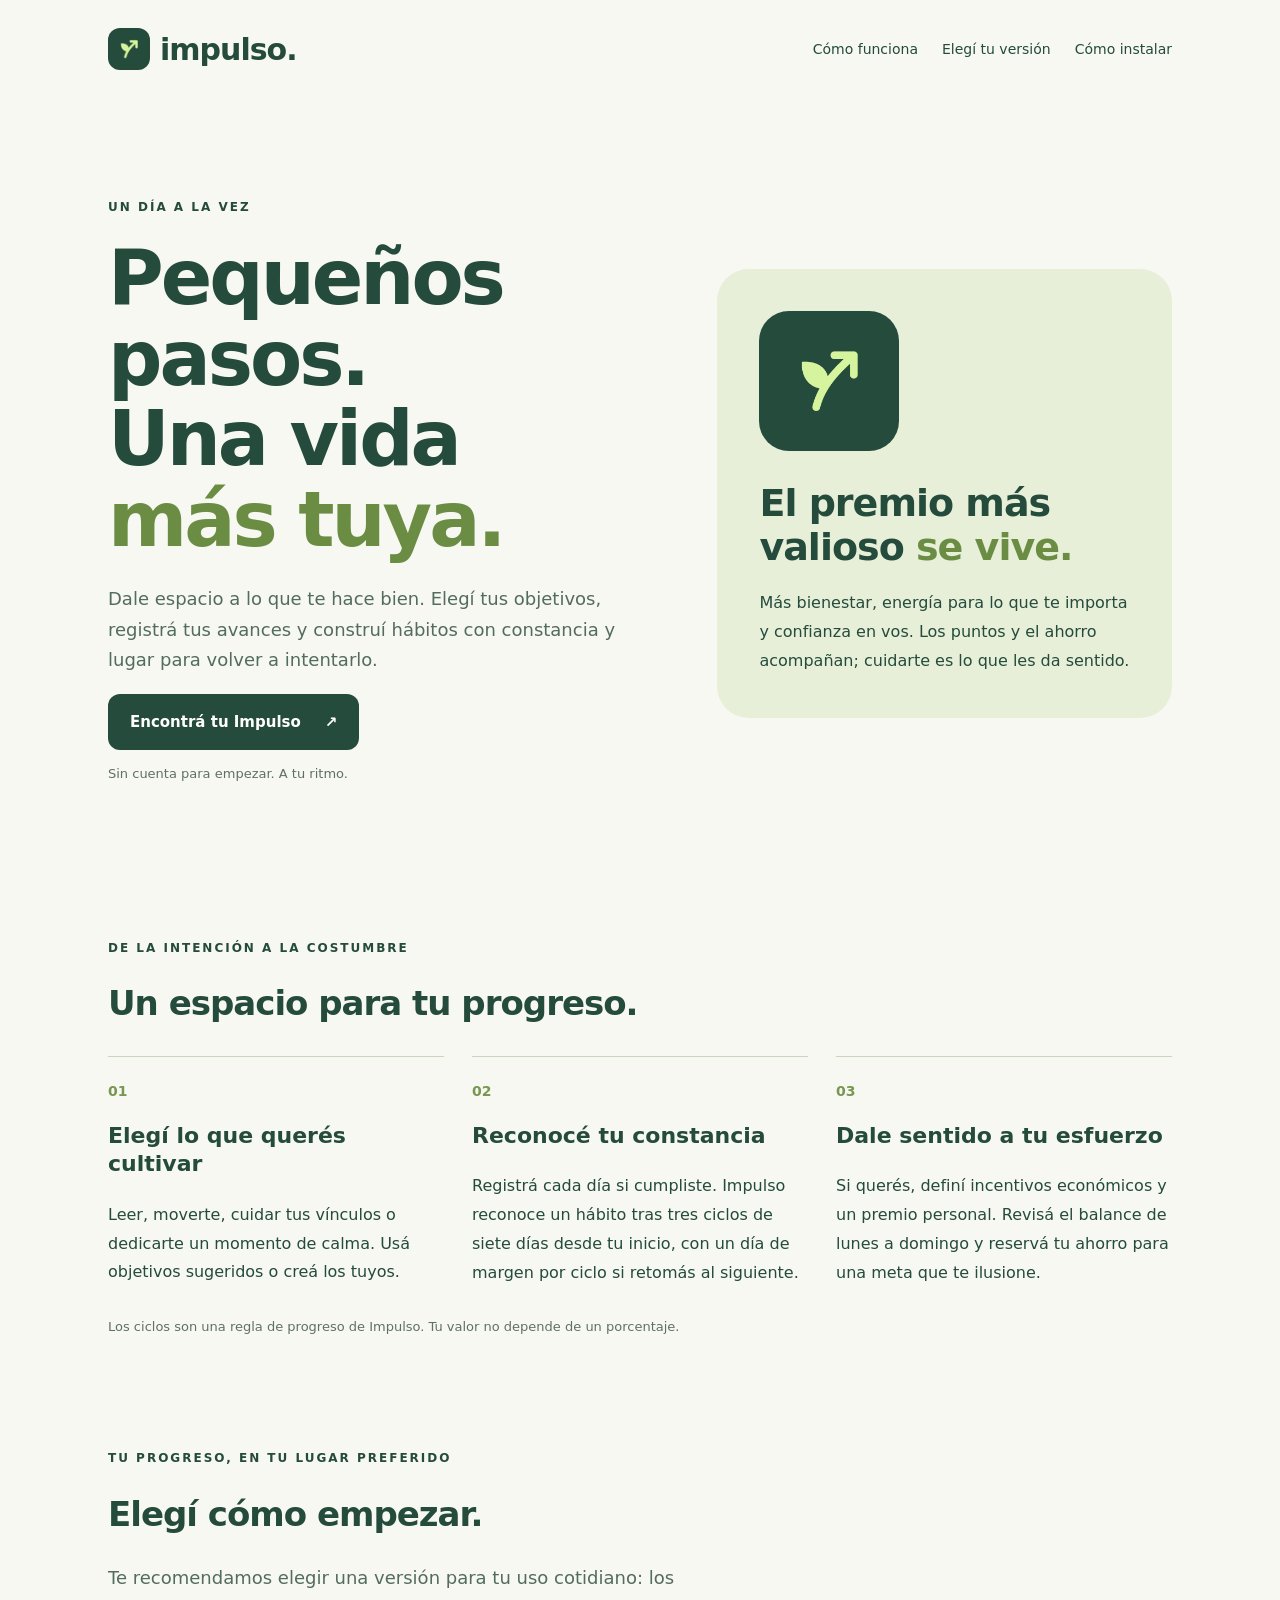
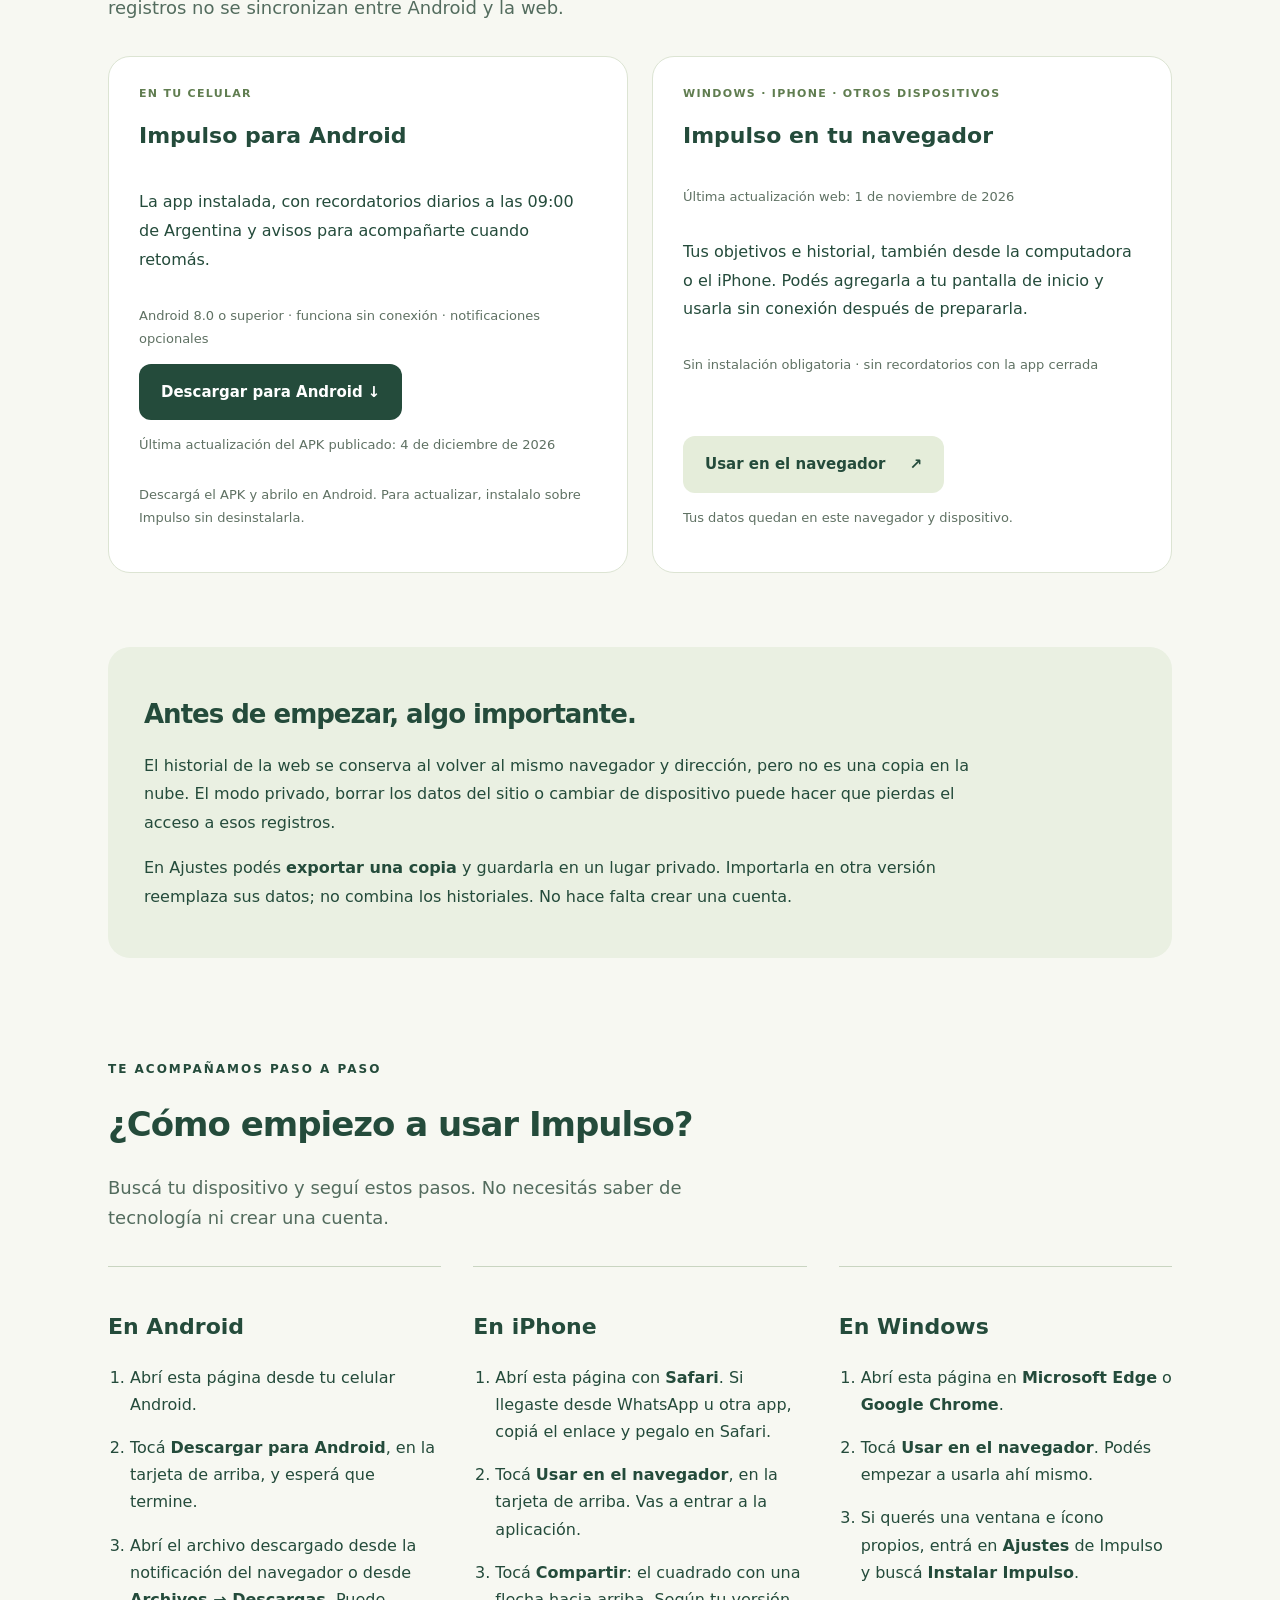
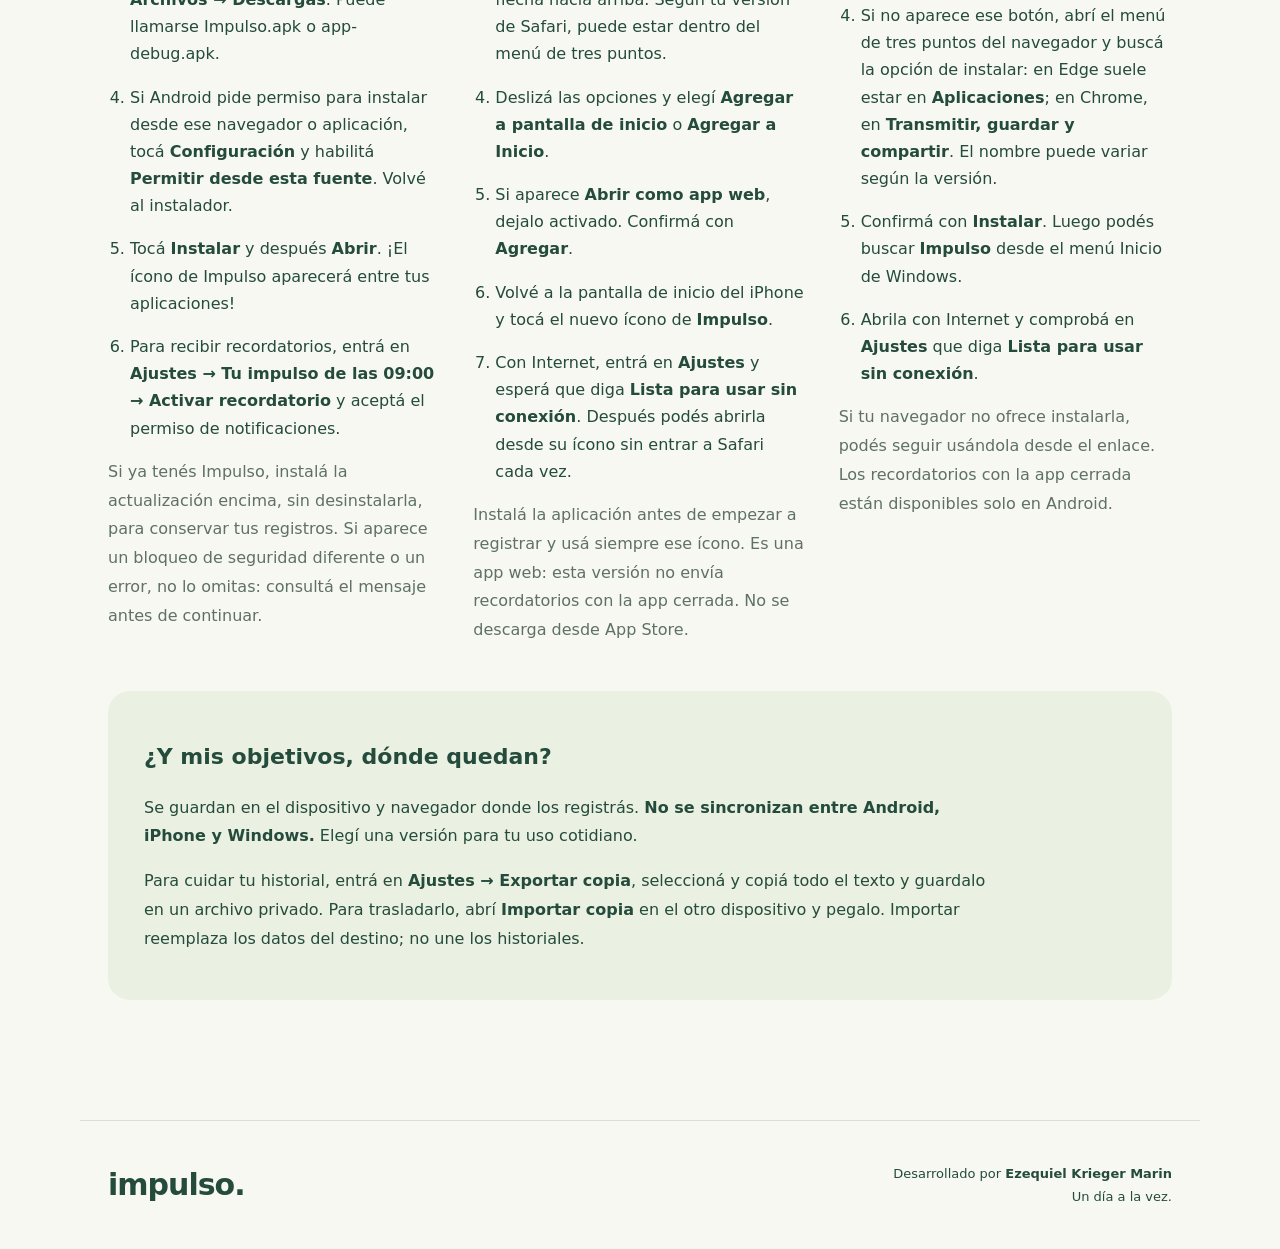
<file: index.html>
<!doctype html>
<html lang="es"><head><meta charset="utf-8"><meta name="viewport" content="width=device-width,initial-scale=1"><meta name="theme-color" content="#244b3b"><meta name="description" content="Impulso: objetivos diarios, hábitos y bienestar personal. Usala en Android o en tu navegador."><title>Impulso · Pequeños pasos, una vida más tuya</title><link rel="stylesheet" href="./landing.css"><link rel="icon" href="./favicon.ico" sizes="any"><link rel="icon" type="image/png" sizes="32x32" href="./favicon-32.png"><link rel="apple-touch-icon" sizes="180x180" href="./apple-touch-icon.png"></head>
<body><header><a class="brand" href="./"><img src="./icon-192.png" alt="" width="42" height="42">impulso.</a><nav><a href="#como">Cómo funciona</a><a href="#elegi">Elegí tu versión</a><a href="#instalar">Cómo instalar</a></nav></header><main>
<section class="hero"><div><p class="eyebrow">UN DÍA A LA VEZ</p><h1>Pequeños pasos.<br>Una vida<br><em>más tuya.</em></h1><p class="intro">Dale espacio a lo que te hace bien. Elegí tus objetivos, registrá tus avances y construí hábitos con constancia y lugar para volver a intentarlo.</p><a class="button primary" href="#elegi">Encontrá tu Impulso <span>↗</span></a><p class="micro">Sin cuenta para empezar. A tu ritmo.</p></div><aside class="message"><img src="./icon-512.png" alt="Brote y flecha de Impulso" width="140" height="140"><p>El premio más<br>valioso <em>se vive.</em></p><span>Más bienestar, energía para lo que te importa y confianza en vos. Los puntos y el ahorro acompañan; cuidarte es lo que les da sentido.</span></aside></section>
<section id="como"><p class="eyebrow">DE LA INTENCIÓN A LA COSTUMBRE</p><h2>Un espacio para tu progreso.</h2><div class="features"><article><b>01</b><h3>Elegí lo que querés cultivar</h3><p>Leer, moverte, cuidar tus vínculos o dedicarte un momento de calma. Usá objetivos sugeridos o creá los tuyos.</p></article><article><b>02</b><h3>Reconocé tu constancia</h3><p>Registrá cada día si cumpliste. Impulso reconoce un hábito tras tres ciclos de siete días desde tu inicio, con un día de margen por ciclo si retomás al siguiente.</p></article><article><b>03</b><h3>Dale sentido a tu esfuerzo</h3><p>Si querés, definí incentivos económicos y un premio personal. Revisá el balance de lunes a domingo y reservá tu ahorro para una meta que te ilusione.</p></article></div><p class="micro">Los ciclos son una regla de progreso de Impulso. Tu valor no depende de un porcentaje.</p></section>
<section id="elegi"><p class="eyebrow">TU PROGRESO, EN TU LUGAR PREFERIDO</p><h2>Elegí cómo empezar.</h2><p class="intro">Te recomendamos elegir una versión para tu uso cotidiano: los registros no se sincronizan entre Android y la web.</p><div class="versions"><article><span class="badge">EN TU CELULAR</span><h3>Impulso para Android</h3><p>La app instalada, con recordatorios diarios a las 09:00 de Argentina y avisos para acompañarte cuando retomás.</p><p class="micro">Android 8.0 o superior · funciona sin conexión · notificaciones opcionales</p><a id="apk" class="button primary" href="./downloads/Impulso.apk" download="Impulso.apk">Descargar para Android ↓</a><p class="micro" id="apk-updated">Última actualización Android: consultando el archivo publicado…</p><p id="apk-note" class="micro">Descargá el APK y abrilo en Android. Para actualizar, instalalo sobre Impulso sin desinstalarla.</p></article><article><span class="badge">WINDOWS · IPHONE · OTROS DISPOSITIVOS</span><h3>Impulso en tu navegador</h3><p class="micro">Última actualización web: <time datetime="2026-09-21">1 de noviembre de 2026</time></p><p>Tus objetivos e historial, también desde la computadora o el iPhone. Podés agregarla a tu pantalla de inicio y usarla sin conexión después de prepararla.</p><p class="micro">Sin instalación obligatoria · sin recordatorios con la app cerrada</p><a class="button secondary" href="./app.html">Usar en el navegador <span>↗</span></a><p class="micro">Tus datos quedan en este navegador y dispositivo.</p></article></div></section>
<section class="privacy"><h2>Antes de empezar, algo importante.</h2><p>El historial de la web se conserva al volver al mismo navegador y dirección, pero no es una copia en la nube. El modo privado, borrar los datos del sitio o cambiar de dispositivo puede hacer que pierdas el acceso a esos registros.</p><p>En Ajustes podés <strong>exportar una copia</strong> y guardarla en un lugar privado. Importarla en otra versión reemplaza sus datos; no combina los historiales. No hace falta crear una cuenta.</p></section>
<section id="instalar"><p class="eyebrow">TE ACOMPAÑAMOS PASO A PASO</p><h2>¿Cómo empiezo a usar Impulso?</h2><p class="intro">Buscá tu dispositivo y seguí estos pasos. No necesitás saber de tecnología ni crear una cuenta.</p><div class="features installation">
<article><h3>En Android</h3><ol><li>Abrí esta página desde tu celular Android.</li><li>Tocá <strong>Descargar para Android</strong>, en la tarjeta de arriba, y esperá que termine.</li><li>Abrí el archivo descargado desde la notificación del navegador o desde <strong>Archivos → Descargas</strong>. Puede llamarse Impulso.apk o app-debug.apk.</li><li>Si Android pide permiso para instalar desde ese navegador o aplicación, tocá <strong>Configuración</strong> y habilitá <strong>Permitir desde esta fuente</strong>. Volvé al instalador.</li><li>Tocá <strong>Instalar</strong> y después <strong>Abrir</strong>. ¡El ícono de Impulso aparecerá entre tus aplicaciones!</li><li>Para recibir recordatorios, entrá en <strong>Ajustes → Tu impulso de las 09:00 → Activar recordatorio</strong> y aceptá el permiso de notificaciones.</li></ol><p class="micro">Si ya tenés Impulso, instalá la actualización encima, sin desinstalarla, para conservar tus registros. Si aparece un bloqueo de seguridad diferente o un error, no lo omitas: consultá el mensaje antes de continuar.</p></article>
<article><h3>En iPhone</h3><ol><li>Abrí esta página con <strong>Safari</strong>. Si llegaste desde WhatsApp u otra app, copiá el enlace y pegalo en Safari.</li><li>Tocá <strong>Usar en el navegador</strong>, en la tarjeta de arriba. Vas a entrar a la aplicación.</li><li>Tocá <strong>Compartir</strong>: el cuadrado con una flecha hacia arriba. Según tu versión de Safari, puede estar dentro del menú de tres puntos.</li><li>Deslizá las opciones y elegí <strong>Agregar a pantalla de inicio</strong> o <strong>Agregar a Inicio</strong>.</li><li>Si aparece <strong>Abrir como app web</strong>, dejalo activado. Confirmá con <strong>Agregar</strong>.</li><li>Volvé a la pantalla de inicio del iPhone y tocá el nuevo ícono de <strong>Impulso</strong>.</li><li>Con Internet, entrá en <strong>Ajustes</strong> y esperá que diga <strong>Lista para usar sin conexión</strong>. Después podés abrirla desde su ícono sin entrar a Safari cada vez.</li></ol><p class="micro">Instalá la aplicación antes de empezar a registrar y usá siempre ese ícono. Es una app web: esta versión no envía recordatorios con la app cerrada. No se descarga desde App Store.</p></article>
<article><h3>En Windows</h3><ol><li>Abrí esta página en <strong>Microsoft Edge</strong> o <strong>Google Chrome</strong>.</li><li>Tocá <strong>Usar en el navegador</strong>. Podés empezar a usarla ahí mismo.</li><li>Si querés una ventana e ícono propios, entrá en <strong>Ajustes</strong> de Impulso y buscá <strong>Instalar Impulso</strong>.</li><li>Si no aparece ese botón, abrí el menú de tres puntos del navegador y buscá la opción de instalar: en Edge suele estar en <strong>Aplicaciones</strong>; en Chrome, en <strong>Transmitir, guardar y compartir</strong>. El nombre puede variar según la versión.</li><li>Confirmá con <strong>Instalar</strong>. Luego podés buscar <strong>Impulso</strong> desde el menú Inicio de Windows.</li><li>Abrila con Internet y comprobá en <strong>Ajustes</strong> que diga <strong>Lista para usar sin conexión</strong>.</li></ol><p class="micro">Si tu navegador no ofrece instalarla, podés seguir usándola desde el enlace. Los recordatorios con la app cerrada están disponibles solo en Android.</p></article>
</div><div class="privacy"><h3>¿Y mis objetivos, dónde quedan?</h3><p>Se guardan en el dispositivo y navegador donde los registrás. <strong>No se sincronizan entre Android, iPhone y Windows.</strong> Elegí una versión para tu uso cotidiano.</p><p>Para cuidar tu historial, entrá en <strong>Ajustes → Exportar copia</strong>, seleccioná y copiá todo el texto y guardalo en un archivo privado. Para trasladarlo, abrí <strong>Importar copia</strong> en el otro dispositivo y pegalo. Importar reemplaza los datos del destino; no une los historiales.</p></div></section>
</main><footer><a class="brand" href="./">impulso.</a><p>Desarrollado por <strong>Ezequiel Krieger Marin</strong><br>Un día a la vez.</p></footer><script src="./landing.js"></script></body></html>
</file>
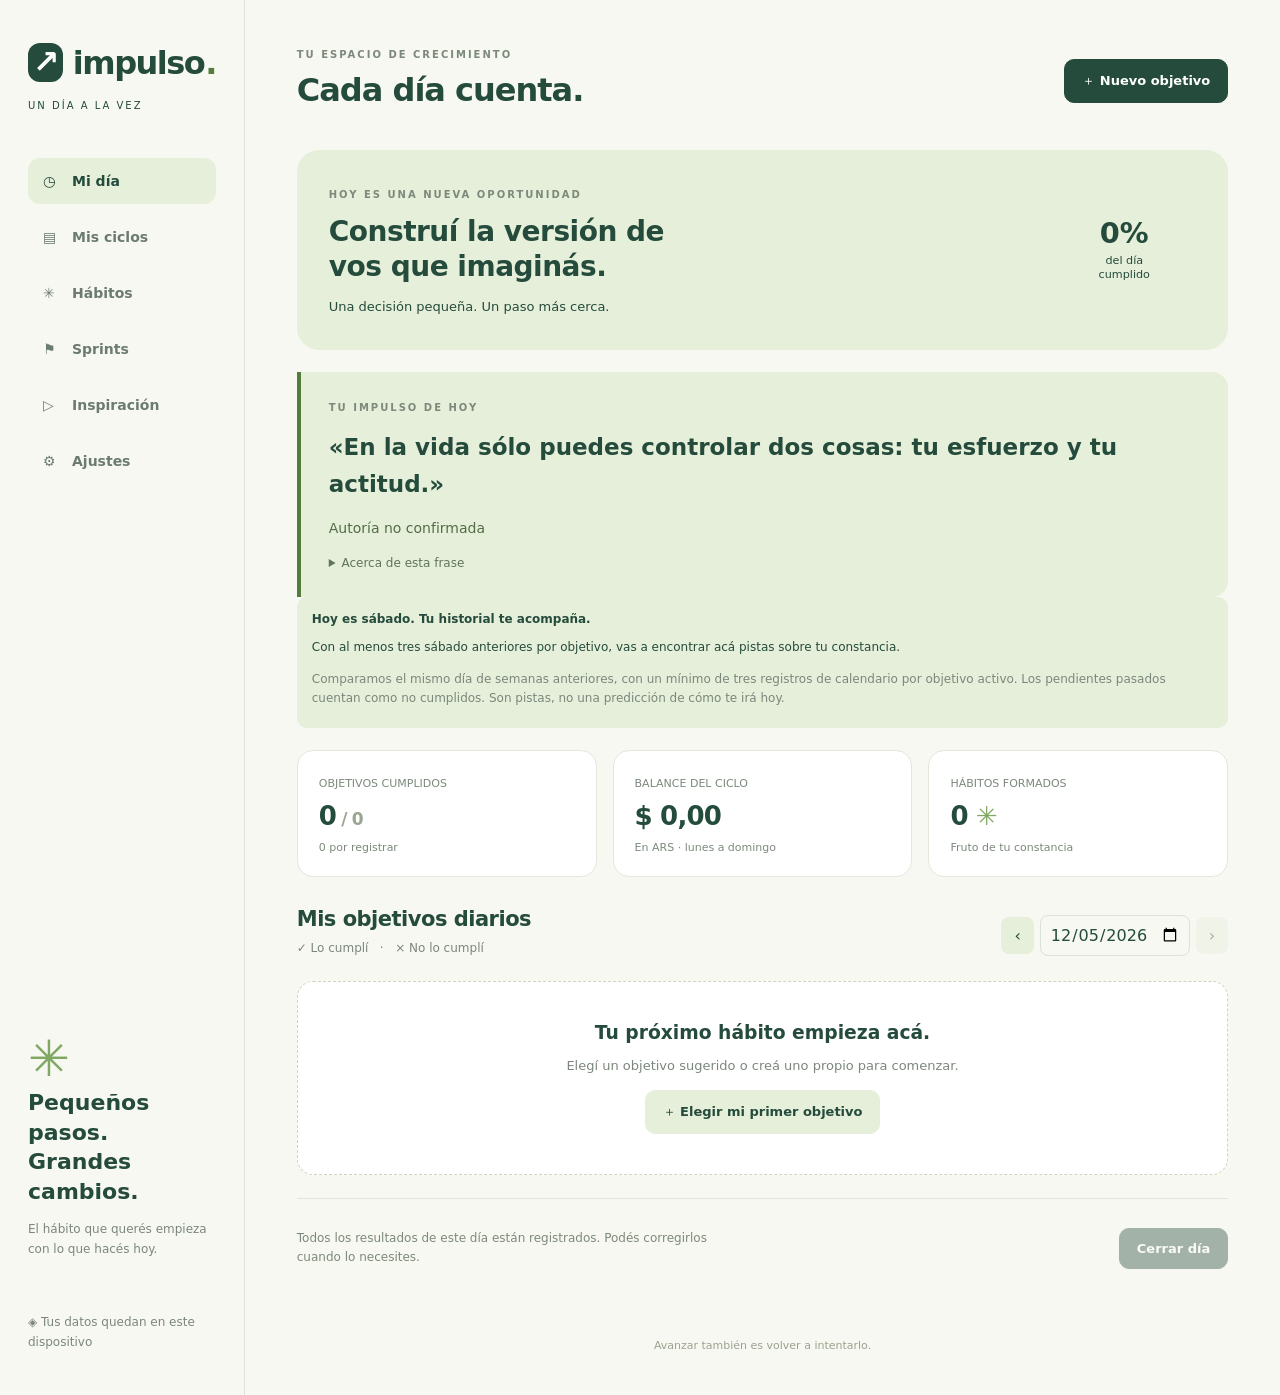
<file: app.html>
<!doctype html>
<html lang="es"><head><meta charset="UTF-8"><meta name="viewport" content="width=device-width,initial-scale=1,viewport-fit=cover"><meta name="theme-color" content="#f7f8f2"><title>Impulso · Un día a la vez</title><link rel="stylesheet" href="style.css"><link rel="manifest" href="./manifest.webmanifest"><link rel="apple-touch-icon" href="./apple-touch-icon.png"><meta name="apple-mobile-web-app-capable" content="yes"><meta name="apple-mobile-web-app-title" content="Impulso"><meta name="apple-mobile-web-app-status-bar-style" content="default"><link rel="icon" href="./favicon.ico" sizes="any"><link rel="icon" type="image/png" sizes="32x32" href="./favicon-32.png"></head>
<body><div class="shell"><aside><a class="brand" href="#hoy"><span class="logo">↗</span> impulso<span class="dot">.</span></a><p class="tagline">UN DÍA A LA VEZ</p><nav id="nav"></nav><div class="aside-note"><span>✳</span><h3>Pequeños pasos.<br>Grandes cambios.</h3><p>El hábito que querés empieza con lo que hacés hoy.</p></div><small class="private">◈ Tus datos quedan en este dispositivo</small></aside><main><header><div><span class="eyebrow">TU ESPACIO DE CRECIMIENTO</span><h1 id="heading"></h1></div><button class="button dark" id="add">＋ Nuevo objetivo</button></header><div id="content"></div><footer>Avanzar también es volver a intentarlo.</footer></main></div><dialog id="modal"></dialog><div id="toast" role="status"></div><script src="domain.js"></script><script src="quote-list.js"></script><script src="daily-quotes.js"></script><script src="app.js"></script><script src="keyboard.js"></script><script src="notifications.js"></script><script src="./pwa.js"></script></body></html>
</file>
<file: landing.css>
:root{font-family:system-ui,-apple-system,Segoe UI,sans-serif;color:#244b3b;background:#f7f8f2;font-synthesis:none}*{box-sizing:border-box}body{margin:0}header,main,footer{max-width:1120px;margin:auto;padding:28px}header,footer{display:flex;justify-content:space-between;align-items:center;gap:24px}.brand{display:flex;align-items:center;gap:10px;color:inherit;font-size:30px;font-weight:800;text-decoration:none;letter-spacing:-1px}.brand img{border-radius:12px}nav{display:flex;gap:24px}nav a{font-size:14px;color:inherit;text-decoration:none}.hero{display:grid;grid-template-columns:1.2fr 1fr;gap:64px;align-items:center;padding:62px 0 86px}.eyebrow{font-size:12px;font-weight:750;letter-spacing:2px}h1{font-size:clamp(45px,6vw,76px);line-height:1.06;letter-spacing:-3px;margin:24px 0}em{font-style:normal;color:#6b8d43}.intro{font-size:18px;line-height:1.7;max-width:620px;color:#536c5e}.button{display:inline-flex;align-items:center;justify-content:space-between;gap:24px;padding:17px 22px;border-radius:12px;font-weight:650;font-size:15px;text-decoration:none;line-height:1.5}.primary{background:#244b3b;color:#fff}.secondary{color:#244b3b;background:#e5edda}.button[aria-disabled=true]{background:#e7e9e2;color:#5f6f64;cursor:default}.micro{font-size:13px;line-height:1.7;color:#5f7163}.message{background:#e7efd9;border-radius:32px;padding:42px}.message img{display:block;border-radius:30px}.message>p{font-size:38px;line-height:1.16;letter-spacing:-1px;font-weight:700;margin:30px 0 20px}.message>span{font-size:16px;line-height:1.8}section[id]{padding:44px 0;scroll-margin-top:24px}h2{font-size:34px;letter-spacing:-1px;line-height:1.2}h3{font-size:22px;line-height:1.3}.features{display:grid;grid-template-columns:repeat(3,minmax(0,1fr));gap:28px;margin-top:32px}.features b{font-size:14px;color:#789752}.features p,.versions p,.privacy p{font-size:16px;line-height:1.8}.features article{border-top:1px solid #c9d5c1;padding-top:24px}.versions{display:grid;grid-template-columns:repeat(2,minmax(0,1fr));gap:24px;margin-top:32px}.versions article{background:#fff;border:1px solid #dce4d3;border-radius:22px;padding:30px;display:flex;flex-direction:column;align-items:flex-start}.versions .micro{font-size:13px}.versions .button{margin-top:auto}.badge{font-size:11px;letter-spacing:1.3px;font-weight:700;color:#607d50}.privacy{padding:30px 36px;background:#eaf0e2;border-radius:22px;margin:30px 0 48px}.privacy h2{font-size:26px}.privacy p{max-width:850px}details{border-top:1px solid #cdd8c3;padding-top:18px;margin-top:24px}summary{cursor:pointer;font-weight:600;line-height:1.5}footer{border-top:1px solid #d9e1d0}footer p{font-size:13px;line-height:1.8;text-align:right}a:focus-visible,summary:focus-visible{outline:3px solid #759d53;outline-offset:5px}@media(max-width:720px){header,main,footer{padding:20px}nav{gap:12px}nav a{font-size:12px}.brand{font-size:25px}.hero{grid-template-columns:1fr;gap:30px;padding:30px 0 45px}h1{letter-spacing:-2px}.message{padding:28px}.message img{width:88px;height:88px;border-radius:20px}.message>p{font-size:32px}.features,.versions{grid-template-columns:1fr}h2{font-size:29px}.privacy{padding:24px}.versions article{padding:24px}footer{align-items:flex-start;flex-direction:column}footer p{text-align:left}.button{max-width:100%}}
.installation ol{padding-left:22px}.installation li{font-size:16px;line-height:1.7;margin-bottom:16px}.installation{gap:32px}nav{flex-wrap:wrap}@media(max-width:900px){.installation{grid-template-columns:1fr}.installation article{max-width:680px}}
</file>
<file: style.css>
:root{font-family:system-ui,-apple-system,Segoe UI,sans-serif;color:#213d35;background:#f7f8f2;font-synthesis:none}*{box-sizing:border-box}body{margin:0}button,input,select,textarea{font:inherit}button,a,input,select{ -webkit-tap-highlight-color:transparent}button{cursor:pointer}button:focus-visible,a:focus-visible{outline:3px solid #548c70;outline-offset:3px}button:disabled{opacity:.4;cursor:default}.shell{max-width:1500px;margin:auto;display:grid;grid-template-columns:245px 1fr;min-height:100vh}aside{padding:43px 28px;border-right:1px solid #dde3d8;display:flex;flex-direction:column}.brand{font-size:32px;font-weight:800;text-decoration:none;color:inherit;letter-spacing:-1.5px;display:flex;align-items:center;gap:10px}.logo{background:#244b3b;color:#d6f49d;width:39px;height:39px;border-radius:12px;text-align:center}.dot{color:#78a565;margin-left:-9px}.tagline{font-size:10px;letter-spacing:2px;margin:16px 0 44px}nav{display:grid;gap:10px}nav a{padding:15px;border-radius:12px;text-decoration:none;color:#6c7b70;font-size:14px;font-weight:600}nav a.selected{background:#e5eddd;color:#244b3b}nav a span{display:inline-block;width:29px}.aside-note{margin-top:auto;padding-top:70px}.aside-note>span{font-size:50px;color:#80a863}.aside-note h3{font-size:22px;line-height:1.35}.aside-note p,.private{font-size:12px;line-height:1.7;color:#7b877c}.private{margin-top:40px}main{padding:43px 5%;min-width:0}header{display:flex;justify-content:space-between;align-items:center;gap:20px;margin-bottom:32px}.eyebrow{font-size:10px;letter-spacing:2px;color:#7c897b;font-weight:700}h1{font-size:32px;letter-spacing:-1px;margin:9px 0}h2{font-size:21px;letter-spacing:-.5px;margin:0 0 8px}h3{margin:0 0 8px}p{line-height:1.6}.button{border:1px solid #d5dfcf;background:white;border-radius:10px;padding:12px 17px;color:#244b3b;font-size:13px;font-weight:650}.dark{background:#244b3b;color:#fff;border-color:#244b3b}.soft{background:#e6efda;border-color:#e6efda}.danger{color:#9c453e}.hero{background:#e8efdc;border-radius:22px;padding:28px 32px;display:flex;align-items:center;justify-content:space-between;gap:22px}.hero h2{font-size:28px;max-width:370px;line-height:1.25}.hero p{font-size:13px;color:#6a7b62;margin-bottom:0}.ring{--pct:0%;background:conic-gradient(#385c40 var(--pct),#d4dfc4 0);border-radius:50%;padding:9px;flex-shrink:0;width:128px;height:128px;display:grid;place-items:center}.ring-inner{border-radius:50%;background:#e8efdc;width:110px;height:110px;display:flex;flex-direction:column;align-items:center;justify-content:center}.ring strong{font-size:31px}.ring small{font-size:10px;margin-top:3px}.stats{display:grid;grid-template-columns:repeat(3,1fr);gap:16px;margin:22px 0 30px}.card{background:#fff;border:1px solid #e3e7dc;border-radius:16px;padding:21px}.card small{color:#7c897b;font-size:11px}.stat-value{font-size:26px;font-weight:700;letter-spacing:-.8px;margin:10px 0 5px}.section-head{display:flex;align-items:center;justify-content:space-between;gap:12px;margin:28px 0 18px}.sub{color:#7b877c;font-size:12px;margin:5px 0}.date-controls{display:flex;align-items:center;gap:6px}.date-controls input{background:transparent;border:1px solid #dce2d5;border-radius:8px;padding:9px;color:#486149;max-width:155px}.icon-button{border:0;background:#e9eddf;border-radius:8px;padding:9px 13px;color:#405c43}.goal{display:flex;align-items:center;gap:15px;background:white;border:1px solid #e2e7dc;border-radius:13px;padding:18px;margin:10px 0}.goal-icon{background:#f0f3e8;border-radius:12px;width:44px;height:44px;display:grid;place-items:center;font-size:21px;flex-shrink:0}.goal-body{flex:1;min-width:0}.goal h3{font-size:14px;margin:0 0 5px;overflow-wrap:anywhere}.goal p{font-size:11px;color:#82907d;margin:0}.actions{display:flex;gap:7px}.choice{border:1px solid #dde4d6;background:#fff;color:#7a8875;border-radius:9px;min-width:43px;height:37px;font-size:17px}.choice.yes{background:#dcecca;color:#2d623e;border-color:#9bbe82}.choice.no{background:#f6e3dd;color:#a25344;border-color:#d5aca1}.badge{font-size:10px;padding:5px 8px;background:#f0f4e9;color:#668451;border-radius:6px;white-space:nowrap}.close-day{display:flex;align-items:center;justify-content:space-between;margin:23px 0;gap:15px;padding:18px 0;border-top:1px solid #dfe5d8}.close-day p{font-size:12px;color:#7d8978;max-width:420px}.empty{padding:40px 20px;text-align:center;background:#fff;border:1px dashed #cad7bf;border-radius:16px}.empty p{color:#7b877c;font-size:13px}.week{display:grid;grid-template-columns:repeat(7,1fr);gap:8px;margin-top:20px}.day{background:#f0f4e9;border-radius:12px;padding:16px 3px;text-align:center}.day strong{display:block;margin-top:12px;font-size:18px}.day small{font-size:10px;color:#6b7f61}.ledger{width:100%;border-collapse:collapse;margin-top:12px;font-size:13px}.ledger td{padding:15px 0;border-bottom:1px solid #e9eddf}.ledger td:last-child{text-align:right;font-weight:650}.positive{color:#427849}.negative{color:#b06451}.progress{display:flex;gap:7px;margin:16px 0}.progress span{height:7px;flex:1;border-radius:8px;background:#e7ecdf}.progress span.filled{background:#6e9954}.habit-card{margin:12px 0}.habit-card h3{font-size:16px}.settings{max-width:650px}.settings label{display:block;margin:20px 0}.settings select{margin-left:15px}footer{margin-top:42px;color:#9aa28e;font-size:11px;text-align:center}dialog{color:#244337;border:0;border-radius:20px;padding:27px;width:min(520px,94vw);max-height:90vh;box-shadow:0 20px 100px #213d3533}dialog::backdrop{background:#1b332b66}dialog h2{margin-bottom:18px}.modal-top{display:flex;justify-content:space-between;align-items:center}.form-label{display:block;font-size:12px;font-weight:600;margin:17px 0 7px}input,select,textarea{border:1px solid #d2ddc9;border-radius:8px;padding:11px;background:white;color:#244337;max-width:100%}form input,form select,textarea{width:100%}.fields{display:grid;grid-template-columns:1fr 1fr;gap:12px}.presets{display:flex;gap:7px;flex-wrap:wrap}.preset{font-size:11px;padding:8px 10px;background:#f0f4e8;border:1px solid #dde6d3;border-radius:20px;color:#526d46}.form-footer{display:flex;gap:10px;justify-content:flex-end;margin-top:25px}textarea{height:200px;font-family:monospace;font-size:11px}#toast{position:fixed;bottom:25px;left:50%;transform:translateX(-50%);background:#244b3b;color:white;padding:13px 20px;border-radius:10px;font-size:13px;display:none;z-index:5;max-width:90vw}.notice{font-size:12px;color:#677b5d;background:#edf3e5;padding:15px;border-radius:10px}.edit{background:none;border:0;font-size:17px;color:#8c9a82;padding:7px}
@media(max-width:800px){.shell{grid-template-columns:1fr}aside{padding:18px 20px;border-right:0;border-bottom:1px solid #dce4d3;display:block}.brand{font-size:26px}.logo{width:32px;height:32px}.tagline,.aside-note,.private{display:none}nav{display:flex;margin-top:18px;gap:5px}nav a{padding:10px;font-size:12px;flex:1;text-align:center}nav a span{width:22px}main{padding:24px 20px}h1{font-size:26px}header .button{font-size:11px;padding:11px}.eyebrow{font-size:8px}.hero{padding:23px 20px}.hero h2{font-size:23px}.ring{width:105px;height:105px;padding:7px}.ring-inner{width:91px;height:91px}.ring strong{font-size:26px}.stats{gap:8px}.card{padding:15px}.stat-value{font-size:22px}.card small{font-size:10px}.section-head{flex-wrap:wrap}.goal{padding:14px 11px;gap:10px}.goal-icon{width:35px;height:38px}.goal .badge{display:none}.goal h3{font-size:13px}.choice{min-width:34px}.edit{padding:3px}.close-day{align-items:flex-start}.week{gap:4px}.day strong{font-size:14px}.day{padding:13px 1px}.hero p{font-size:11px}}

/* Keep progress text centered and allow larger system text to wrap safely. */
.ring{width:9rem;height:9rem;padding:.55rem;display:flex;align-items:center;justify-content:center}
.ring-inner{width:100%;height:100%;min-width:0;text-align:center;padding:.65rem;gap:.25rem}
.ring strong{display:block;font-size:1.8rem;line-height:1.1;white-space:nowrap;flex-shrink:0}
.ring small{display:block;width:100%;max-width:5rem;font-size:.7rem;line-height:1.25;text-align:center;margin:0;flex-shrink:0;text-wrap:balance}
.hero>div:first-child{min-width:0}
.stats{grid-template-columns:repeat(3,minmax(0,1fr))}
.stats .card{min-width:0}.stat-value{overflow-wrap:anywhere}
@media(max-width:800px){.ring{width:8rem;height:8rem;padding:.5rem}.ring-inner{padding:.55rem}.ring strong{font-size:1.65rem}.ring small{font-size:.65rem}}
@media(max-width:380px){.hero{flex-wrap:wrap}.hero .ring{margin-inline:auto}.stats{grid-template-columns:1fr}.stats .card{padding:16px}.stat-value{font-size:24px}}


/* A scrollable form that stays above the software keyboard. */
dialog{position:fixed;top:var(--form-top,0px);bottom:auto;margin:12px auto;max-height:calc(var(--form-height,100dvh) - 24px);overflow-y:auto;overscroll-behavior:contain;scroll-padding-block:48px}
dialog input,dialog textarea,dialog select{scroll-margin-block:48px}


.daily-quote{margin-top:22px;padding:24px 28px;background:#eef3e5;border-left:4px solid #789752;border-radius:0 16px 16px 0}.daily-quote blockquote{margin:14px 0;font-size:clamp(18px,2.1vw,23px);line-height:1.6;font-weight:550;overflow-wrap:anywhere}.quote-author{font-size:14px;color:#526d46}.daily-quote details{font-size:12px;color:#60745a;line-height:1.7}.daily-quote summary{cursor:pointer}.daily-quote details p{max-width:720px}

.weekday-chart{margin-bottom:28px}.chart-legend{display:flex;flex-wrap:wrap;gap:16px;margin:18px 0;font-size:13px}.chart-legend span{display:flex;align-items:center;gap:7px}.chart-legend i{width:13px;height:13px;border-radius:3px}.chart-scroll{overflow-x:auto}.chart-scroll svg{display:block;width:100%;min-width:500px;max-height:320px}.weekday-chart summary{cursor:pointer;font-size:13px;margin-top:12px}.weekday-chart table{min-width:460px;text-align:left}.weekday-chart th{font-size:12px;padding:10px 5px}.weekday-chart td{padding:12px 5px}

.trend-actions{display:flex;flex-wrap:wrap;gap:8px;margin:12px 0}.trend-legend{border:0;padding:0;margin:16px 0;display:flex;flex-wrap:wrap;gap:10px}.trend-legend legend{font-size:13px;margin-bottom:12px}.trend-legend label{display:flex;align-items:center;gap:8px;border:1px solid #dce4d5;border-radius:12px;padding:10px;cursor:pointer;font-size:14px}.trend-legend input{width:20px;height:20px;margin:0;accent-color:#244b3b}.trend-legend i{width:15px;height:15px;border-radius:50%;flex-shrink:0}.weekday-chart small{display:block;font-size:11px;font-weight:normal;color:#637363}.trend-legend label:has(input:not(:checked)){opacity:.6}
#goal-trends .chart-scroll svg{min-width:0}@media(max-width:600px){#goal-trends svg text{font-size:19px}}

.inspiration-intro{max-width:660px;margin-bottom:28px}.inspiration-intro p{font-size:16px;color:#52695b}.inspiration-note{font-size:12px;color:#637565}.inspiration-grid{display:grid;grid-template-columns:repeat(2,minmax(0,1fr));gap:18px}.inspiration-card{display:flex;flex-direction:column;padding:25px;border-radius:22px;text-decoration:none;color:#244b3b;border:1px solid #dbe4d4;transition:transform .15s,box-shadow .15s}.inspiration-card.sage{background:#eaf1e2}.inspiration-card.sun{background:#f5efdd}.inspiration-card.lavender{background:#eeedf5}.inspiration-card:hover{transform:translateY(-3px);box-shadow:0 8px 22px #244b3b15}.inspiration-card-top{display:flex;align-items:center;gap:14px;margin-bottom:22px}.inspiration-icon{display:grid;place-items:center;width:52px;height:52px;border-radius:17px;background:#ffffff99;font-size:30px}.inspiration-card h2{font-size:22px}.inspiration-card p{margin:4px 0 22px;font-size:14px;color:#5b7062}.inspiration-link{margin-top:auto;display:flex;justify-content:space-between;font-size:13px;font-weight:700;padding-top:15px;border-top:1px solid #244b3b20}@media(max-width:800px){nav{flex-wrap:wrap}nav a{min-width:90px}.inspiration-card{padding:21px}}@media(max-width:480px){.inspiration-grid{grid-template-columns:1fr}}@media(prefers-reduced-motion:reduce){.inspiration-card{transition:none}}

.perfect-awards{margin:20px 0;padding:20px;border:1px solid #d3bce9;border-radius:16px;background:#f4edfc;color:#663596}.perfect-title{display:flex;gap:12px;align-items:center}.perfect-title>span{font-size:38px}.perfect-title p{margin:4px 0;font-size:13px}.perfect-bar{height:9px;border-radius:8px;background:linear-gradient(90deg,#7540a8,#b079d9);margin:15px 0}.perfect-awards ul{list-style:none;padding:0;margin:0}.perfect-awards li{display:flex;gap:10px;padding:12px 0;border-bottom:1px solid #e2d3ee;font-size:13px;line-height:1.7}.perfect-awards li>span{font-size:21px}.perfect-footnote{font-size:12px;margin-bottom:0}

.sprint-card{margin:16px 0}.sprint-card .section-head{margin-top:0}.sprint-text{white-space:pre-wrap;overflow-wrap:anywhere;font-size:14px}.sprint-card h3{font-size:15px}#sprint-form textarea{height:110px;font-family:inherit;font-size:14px}

:root{--sprint-ink:#244b3b;--sprint-soft:#e6efda;--sprint-page:#f7f8f2;--sprint-accent:#547c3b;background:var(--sprint-page);color:var(--sprint-ink)}
nav a.selected,.hero,.notice,.soft,.icon-button,.badge,.preset,.day,.goal-icon{background:var(--sprint-soft);color:var(--sprint-ink)}
.dark,#toast,.logo{background:var(--sprint-ink);border-color:var(--sprint-ink);color:white}.button{color:var(--sprint-ink)}.button.dark{color:white}.soft{border-color:var(--sprint-soft)}
.hero p,.notice,.date-controls input,dialog,input,select,textarea{color:var(--sprint-ink)}.ring{background:conic-gradient(var(--sprint-accent) var(--pct),var(--sprint-soft) 0)}.ring-inner{background:var(--sprint-soft)}.progress span.filled{background:var(--sprint-accent)}.daily-quote{background:var(--sprint-soft);border-color:var(--sprint-accent)}.dot{color:var(--sprint-accent)}
.sprint-banner{display:flex;align-items:center;gap:12px;padding:14px 18px;margin-bottom:22px;border-radius:14px;background:var(--sprint-soft);color:var(--sprint-ink);border-left:5px solid var(--sprint-accent);text-decoration:none}.sprint-banner>span:first-child{font-size:26px}.sprint-banner small{display:block;margin-top:3px;font-size:12px}.sprint-colors{border:0;padding:0;margin:16px 0;display:flex;flex-wrap:wrap;gap:10px}.sprint-colors legend{font-weight:600;margin-bottom:12px}.sprint-colors label{display:flex;gap:6px;align-items:center;padding:10px;border:2px solid var(--swatch);border-radius:12px;color:var(--swatch)}.sprint-colors input{width:18px;height:18px;accent-color:var(--swatch)}.sprint-activate{margin:10px 0 0 8px}

body{padding-top:env(safe-area-inset-top);padding-bottom:env(safe-area-inset-bottom);padding-left:env(safe-area-inset-left);padding-right:env(safe-area-inset-right)}
</file>
